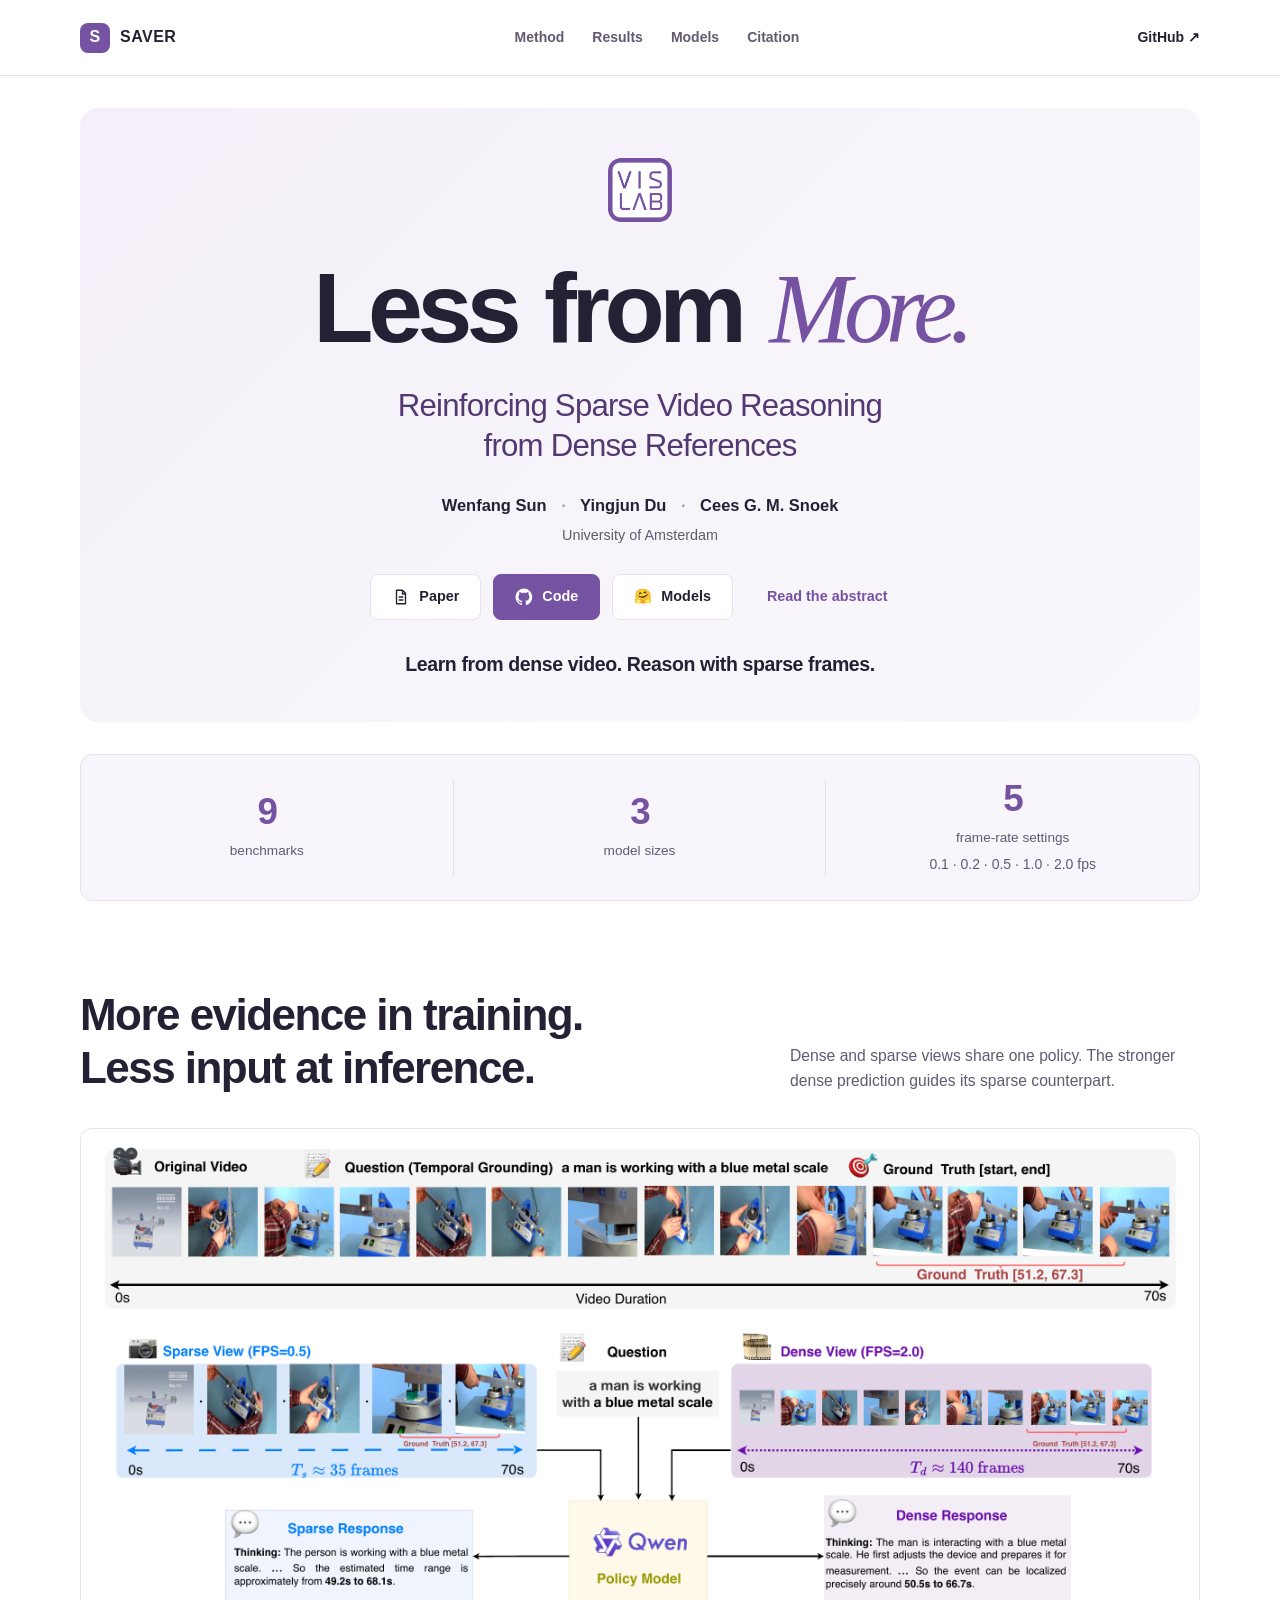
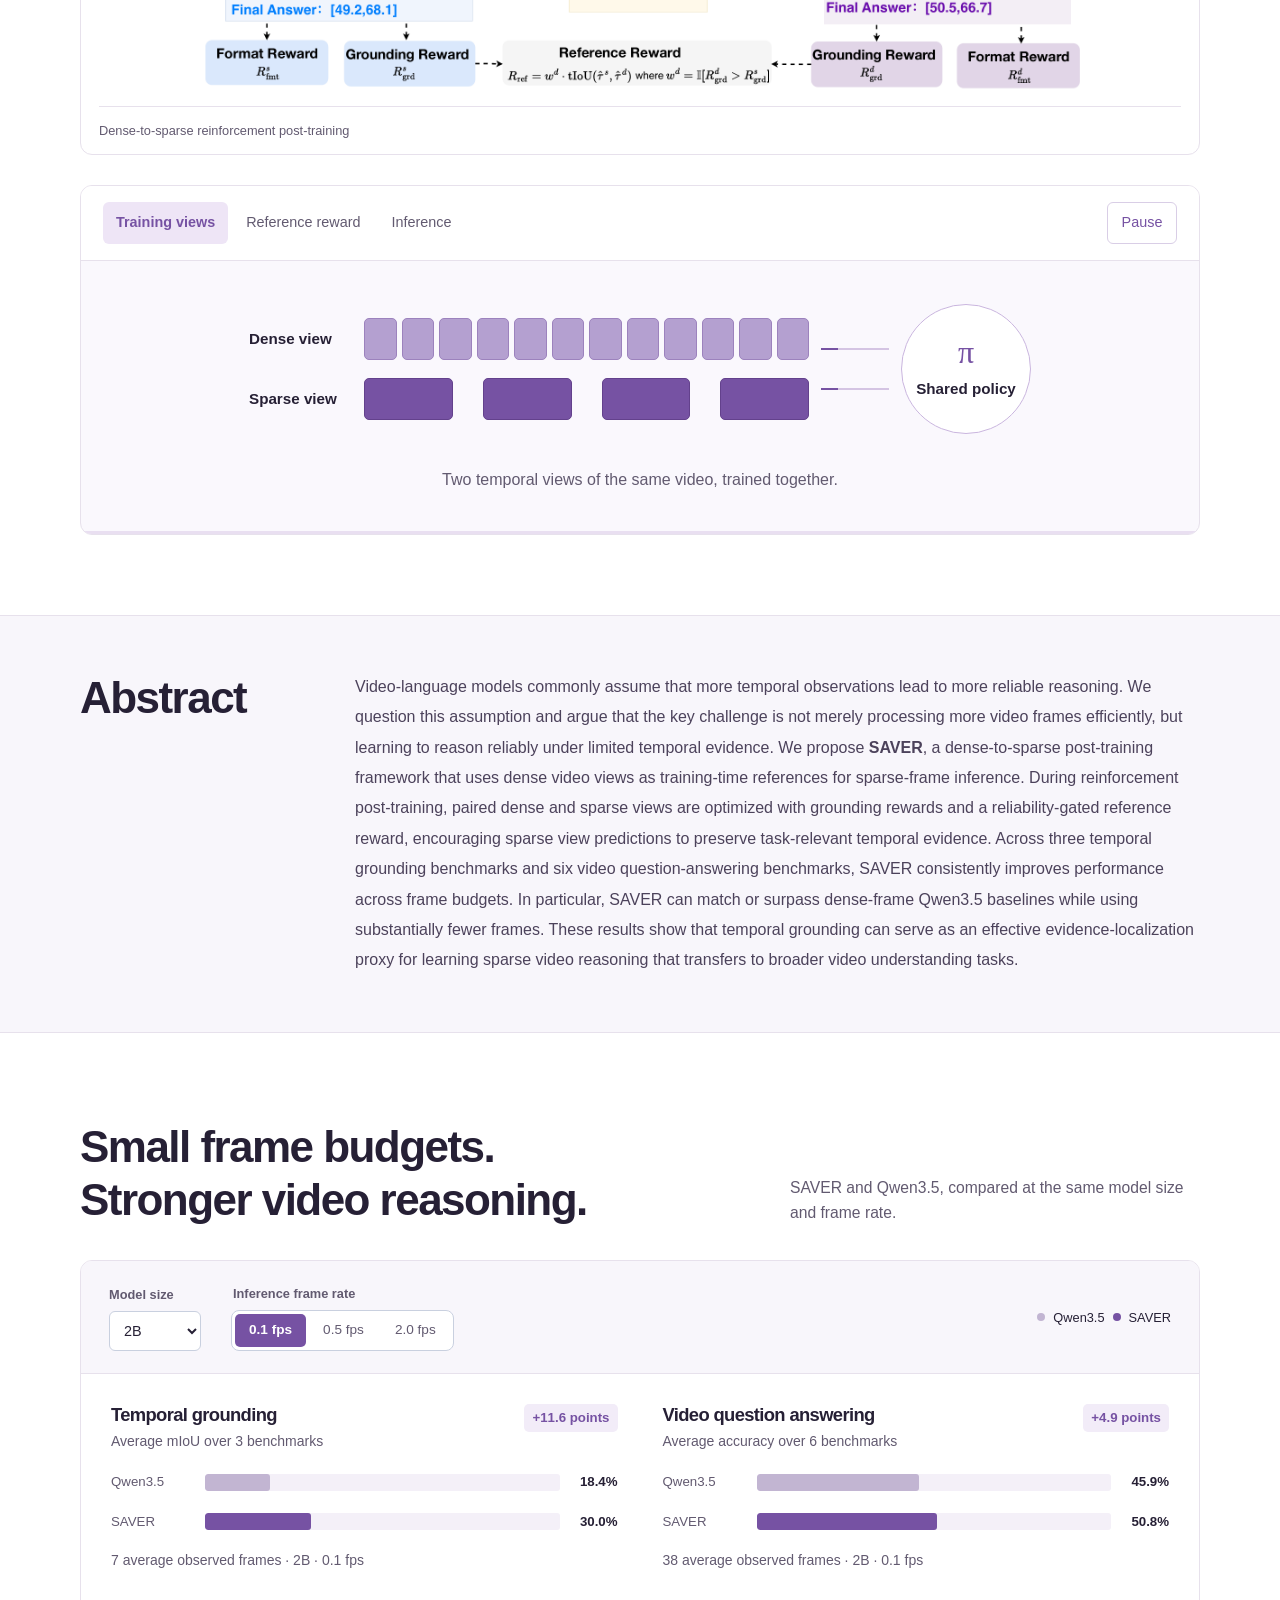
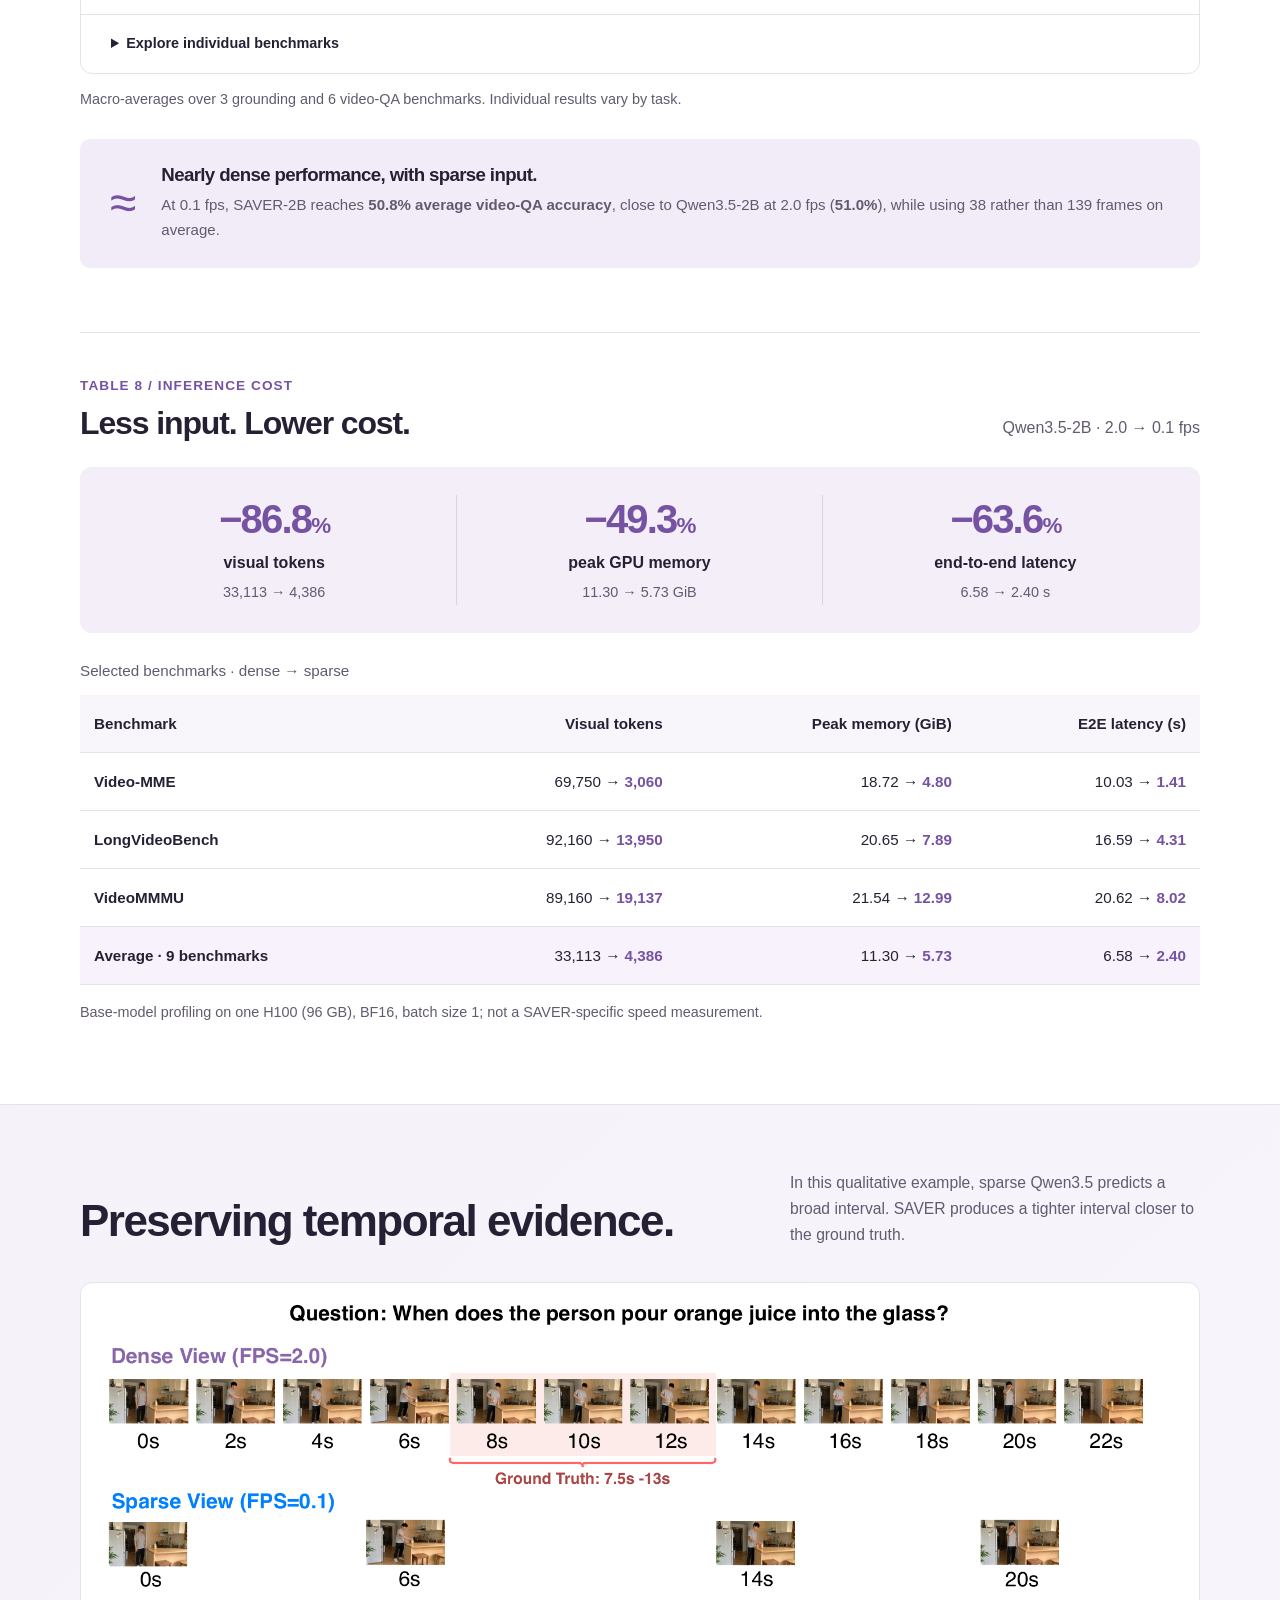
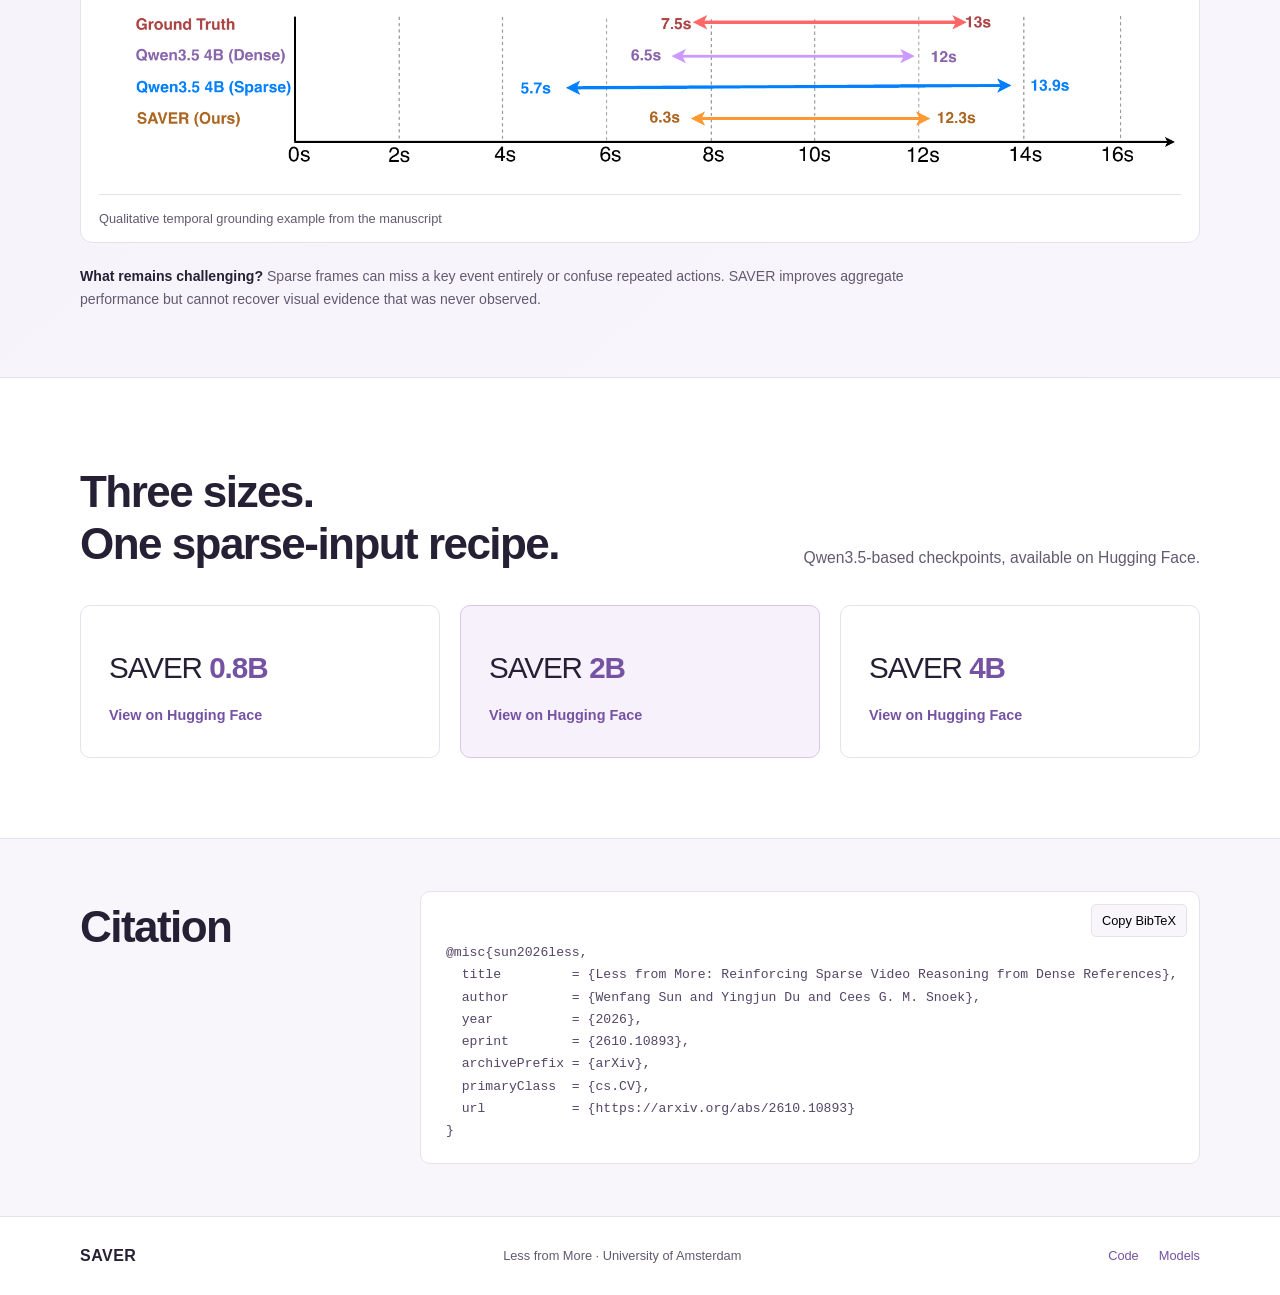
<file: index.html>
<!doctype html>
<html lang="en">
<head>
  <meta charset="utf-8">
  <meta name="viewport" content="width=device-width, initial-scale=1">
  <meta name="theme-color" content="#7652A3">
  <meta name="description" content="SAVER: Less from More. Reinforcing sparse video reasoning from dense references.">
  <meta property="og:title" content="SAVER · Less from More">
  <meta property="og:description" content="Reinforcing Sparse Video Reasoning from Dense References. A research project from the University of Amsterdam.">
  <meta property="og:type" content="website">
  <link rel="canonical" href="https://wenfangsun.cn/SAVER/">
  <link rel="icon" type="image/svg+xml" href="assets/favicon.svg?v=purple">
  <link rel="stylesheet" href="style.css?v=author-links">
  <title>SAVER · Less from More</title>
  <script src="app.js?v=animation" defer></script>
</head>
<body>
<a class="skip-link" href="#main">Skip to content</a>
<header class="site-header">
  <a class="wordmark" href="#" aria-label="SAVER home"><span class="brand-symbol" aria-hidden="true">S</span>SAVER</a>
  <nav aria-label="Main navigation"><a href="#method">Method</a><a href="#results">Results</a><a href="#models">Models</a><a href="#citation">Citation</a></nav>
  <a class="header-code" href="https://github.com/lmsdss/SAVER">GitHub <span aria-hidden="true">↗</span></a>
</header>
<main id="main">
  <section class="hero container" aria-labelledby="title">
    <a class="lab-logo" href="https://ivi.fnwi.uva.nl/vislab/" aria-label="VIS Lab website"><img src="assets/vislab-logo.png" alt="VIS Lab" width="500" height="500"></a>
    <h1 id="title">Less from <em>More.</em></h1>
    <p class="paper-title">Reinforcing Sparse Video Reasoning<br class="desktop-break"> from Dense References</p>
    <p class="authors"><a href="https://wenfangsun.cn/">Wenfang Sun</a> <span>·</span> <a href="https://yingjundu.github.io/">Yingjun Du</a> <span>·</span> <a href="https://www.ceessnoek.info/">Cees G. M. Snoek</a></p>
    <p class="affiliation">University of Amsterdam</p>
    <div class="hero-actions"><a class="button" href="https://arxiv.org/abs/2610.10893"><svg viewBox="0 0 24 24" aria-hidden="true"><path fill="none" stroke="currentColor" stroke-width="1.8" stroke-linejoin="round" d="M6 3h8l4 4v14H6V3Z M14 3v5h4 M9 12h6 M9 16h6"/></svg>Paper</a><a class="button primary" href="https://github.com/lmsdss/SAVER"><svg viewBox="0 0 24 24" aria-hidden="true"><path d="M12 .8a11.3 11.3 0 0 0-3.6 22c.6.1.8-.3.8-.5v-2c-3.3.7-4-1.4-4-1.4-.5-1.3-1.3-1.6-1.3-1.6-1.1-.8.1-.8.1-.8 1.2.1 1.8 1.2 1.8 1.2 1.1 1.8 2.8 1.3 3.5 1 .1-.8.4-1.3.7-1.6-2.6-.3-5.4-1.3-5.4-5.6 0-1.2.4-2.2 1.2-3-.1-.3-.5-1.5.1-3 0 0 1-.3 3.1 1.2a10.8 10.8 0 0 1 5.7 0C16.8 5.2 17.8 5.5 17.8 5.5c.6 1.5.2 2.7.1 3 .8.8 1.2 1.8 1.2 3 0 4.3-2.8 5.3-5.4 5.6.4.4.8 1.1.8 2.2v3c0 .3.2.6.8.5A11.3 11.3 0 0 0 12 .8Z"/></svg>Code</a><a class="button" href="https://huggingface.co/collections/lmsdss/saver-less-from-more"><span aria-hidden="true">🤗</span> Models</a><a class="button quiet" href="#abstract">Read the abstract</a></div>
    <p class="hero-summary">Learn from dense video. Reason with sparse frames.</p>

  </section>
  <section class="facts container" aria-label="Research at a glance">
    <div><strong>9</strong><p>benchmarks</p></div><div><strong>3</strong><p>model sizes</p></div><div><strong>5</strong><p>frame-rate settings</p><span class="setting-rates">0.1 · 0.2 · 0.5 · 1.0 · 2.0 fps</span></div>
  </section>
  <section id="method" class="section container">
    <div class="section-heading"><div><h2>More evidence in training.<br>Less input at inference.</h2></div><p class="section-intro">Dense and sparse views share one policy. The stronger dense prediction guides its sparse counterpart.</p></div>
    <figure class="framework figure-panel"><a href="assets/framework.png" target="_blank" rel="noopener" aria-label="Open full-resolution SAVER framework"><img src="assets/framework.png" width="2400" height="1208" alt="SAVER framework with paired sparse and dense video views, a shared Qwen policy, and format, grounding, and reliability-gated reference rewards." fetchpriority="high"></a><figcaption><span>Dense-to-sparse reinforcement post-training</span></figcaption></figure>
    <div class="method-animation" id="method-animation" data-playing="false">
      <div class="animation-toolbar"><div class="animation-tabs" role="tablist" aria-label="SAVER process"><button type="button" id="phase-tab-0" role="tab" aria-controls="phase-0" aria-selected="true" tabindex="0" data-phase="0">Training views</button><button type="button" id="phase-tab-1" role="tab" aria-controls="phase-1" aria-selected="false" tabindex="-1" data-phase="1">Reference reward</button><button type="button" id="phase-tab-2" role="tab" aria-controls="phase-2" aria-selected="false" tabindex="-1" data-phase="2">Inference</button></div><button type="button" class="animation-play" id="animation-play" aria-label="Play method animation">Play</button></div>
      <div class="animation-scene">
        <div class="animation-phase" id="phase-0" role="tabpanel" aria-labelledby="phase-tab-0"><div class="paired-diagram"><div class="video-views"><div class="video-lane dense-lane"><span>Dense view</span><div class="frame-strip" aria-hidden="true"><i style="--i:0"></i><i style="--i:1"></i><i style="--i:2"></i><i style="--i:3"></i><i style="--i:4"></i><i style="--i:5"></i><i style="--i:6"></i><i style="--i:7"></i><i style="--i:8"></i><i style="--i:9"></i><i style="--i:10"></i><i style="--i:11"></i></div></div><div class="video-lane sparse-lane"><span>Sparse view</span><div class="frame-strip sparse-strip" aria-hidden="true"><i style="--i:0"></i><i style="--i:1"></i><i style="--i:2"></i><i style="--i:3"></i></div></div></div><div class="flow-connector" aria-hidden="true"><span></span><span></span></div><div class="policy-node"><span class="policy-monogram">π</span><strong>Shared policy</strong></div></div><p class="animation-caption">Two temporal views of the same video, trained together.</p></div>
        <div class="animation-phase" id="phase-1" role="tabpanel" aria-labelledby="phase-tab-1" hidden><div class="reward-diagram"><div class="intervals"><div><span>Dense interval</span><div class="interval-track"><i class="dense-interval"></i></div></div><div><span>Sparse interval</span><div class="interval-track"><i class="sparse-interval"></i></div></div></div><div class="gate-node"><span class="gate-label">Reference gate</span><strong>R<sub>grd</sub><sup>d</sup> &gt; R<sub>grd</sub><sup>s</sup></strong><span class="reward-label">Reward interval agreement</span></div></div><p class="animation-caption">Align with the dense prediction only when its grounding reward is higher.</p></div>
        <div class="animation-phase" id="phase-2" role="tabpanel" aria-labelledby="phase-tab-2" hidden><div class="inference-diagram"><div class="inference-input"><span>Sparse frames</span><div class="frame-strip sparse-strip" aria-hidden="true"><i style="--i:0"></i><i style="--i:1"></i><i style="--i:2"></i><i style="--i:3"></i></div></div><div class="single-flow" aria-hidden="true"></div><div class="policy-node"><span class="policy-monogram">S</span><strong>SAVER</strong></div><div class="single-flow" aria-hidden="true"></div><div class="answer-node"><span class="answer-symbol" aria-hidden="true">…</span><strong>Prediction</strong></div></div><p class="animation-caption">At inference, only sparse frames are needed.</p></div>
      </div><div class="animation-progress" aria-hidden="true"><i></i></div>
    </div>
  </section>
  <section id="abstract" class="abstract-band"><div class="container abstract-grid"><div><h2>Abstract</h2></div><p>Video-language models commonly assume that more temporal observations lead to more reliable reasoning. We question this assumption and argue that the key challenge is not merely processing more video frames efficiently, but learning to reason reliably under limited temporal evidence. We propose <strong>SAVER</strong>, a dense-to-sparse post-training framework that uses dense video views as training-time references for sparse-frame inference. During reinforcement post-training, paired dense and sparse views are optimized with grounding rewards and a reliability-gated reference reward, encouraging sparse view predictions to preserve task-relevant temporal evidence. Across three temporal grounding benchmarks and six video question-answering benchmarks, SAVER consistently improves performance across frame budgets. In particular, SAVER can match or surpass dense-frame Qwen3.5 baselines while using substantially fewer frames. These results show that temporal grounding can serve as an effective evidence-localization proxy for learning sparse video reasoning that transfers to broader video understanding tasks.</p></div></section>
  <section id="results" class="section container">
    <div class="section-heading"><div><h2>Small frame budgets.<br>Stronger video reasoning.</h2></div><p class="section-intro">SAVER and Qwen3.5, compared at the same model size and frame rate.</p></div>
    <div class="results-panel"><div class="results-controls"><div class="field"><label for="model-size">Model size</label><select id="model-size"><option>0.8B</option><option selected>2B</option><option>4B</option></select></div><fieldset><legend>Inference frame rate</legend><div class="segmented"><button type="button" data-fps="0.1" aria-pressed="true">0.1 fps</button><button type="button" data-fps="0.5" aria-pressed="false">0.5 fps</button><button type="button" data-fps="2" aria-pressed="false">2.0 fps</button></div></fieldset><p class="legend"><span class="dot baseline"></span> Qwen3.5 <span class="dot saver"></span> SAVER</p></div>
    <div id="result-summary" aria-live="polite" aria-atomic="true"><p class="loading">Loading benchmark results…</p></div>
    <noscript><p class="noscript">For 2B at 0.1 fps, SAVER reaches 30.0% average grounding mIoU versus Qwen3.5’s 18.4%, and 50.8% average QA accuracy versus 45.9%. Enable JavaScript to explore all model sizes and frame rates, or <a href="results.json">download the complete result data</a>.</p></noscript>
    <details class="benchmark-details"><summary>Explore individual benchmarks</summary><div id="benchmark-tables"></div></details></div>
    <p class="results-note">Macro-averages over 3 grounding and 6 video-QA benchmarks. Individual results vary by task.</p>
    <div class="takeaway"><span class="takeaway-mark" aria-hidden="true">≈</span><div><h3>Nearly dense performance, with sparse input.</h3><p>At 0.1 fps, SAVER-2B reaches <strong>50.8% average video-QA accuracy</strong>, close to Qwen3.5-2B at 2.0 fps (<strong>51.0%</strong>), while using 38 rather than 139 frames on average.</p></div></div>

    <section class="efficiency" aria-labelledby="efficiency-title">
      <div class="efficiency-heading"><div><p class="eyebrow">TABLE 8 / INFERENCE COST</p><h3 id="efficiency-title">Less input. Lower cost.</h3></div><p>Qwen3.5-2B · 2.0 → 0.1 fps</p></div>
      <div class="efficiency-metrics"><div><strong>−86.8<span>%</span></strong><p>visual tokens</p><span>33,113 → 4,386</span></div><div><strong>−49.3<span>%</span></strong><p>peak GPU memory</p><span>11.30 → 5.73 GiB</span></div><div><strong>−63.6<span>%</span></strong><p>end-to-end latency</p><span>6.58 → 2.40 s</span></div></div>
      <div class="table-scroll" tabindex="0" role="region" aria-label="Selected efficiency results from Table 8"><table class="efficiency-table"><caption>Selected benchmarks · dense → sparse</caption><thead><tr><th scope="col">Benchmark</th><th scope="col">Visual tokens</th><th scope="col">Peak memory (GiB)</th><th scope="col">E2E latency (s)</th></tr></thead><tbody>
        <tr><th scope="row">Video-MME</th><td>69,750 → <strong>3,060</strong></td><td>18.72 → <strong>4.80</strong></td><td>10.03 → <strong>1.41</strong></td></tr>
        <tr><th scope="row">LongVideoBench</th><td>92,160 → <strong>13,950</strong></td><td>20.65 → <strong>7.89</strong></td><td>16.59 → <strong>4.31</strong></td></tr>
        <tr><th scope="row">VideoMMMU</th><td>89,160 → <strong>19,137</strong></td><td>21.54 → <strong>12.99</strong></td><td>20.62 → <strong>8.02</strong></td></tr>
        <tr class="average"><th scope="row">Average · 9 benchmarks</th><td>33,113 → <strong>4,386</strong></td><td>11.30 → <strong>5.73</strong></td><td>6.58 → <strong>2.40</strong></td></tr>
      </tbody></table></div>
      <p class="efficiency-note">Base-model profiling on one H100 (96 GB), BF16, batch size 1; not a SAVER-specific speed measurement.</p>
    </section>
  </section>
  <section id="examples" class="example-band"><div class="container"><div class="section-heading"><div><h2>Preserving temporal evidence.</h2></div><p class="section-intro">In this qualitative example, sparse Qwen3.5 predicts a broad interval. SAVER produces a tighter interval closer to the ground truth.</p></div><figure class="figure-panel"><a href="assets/grounding-example.png" target="_blank" rel="noopener" aria-label="Open full-resolution temporal grounding example"><img src="assets/grounding-example.png" width="1900" height="841" loading="lazy" alt="Pouring orange juice example: ground truth 7.5 to 13 seconds, sparse Qwen3.5 prediction 5.7 to 13.9 seconds, SAVER prediction 6.3 to 12.3 seconds."></a><figcaption><span>Qualitative temporal grounding example from the manuscript</span></figcaption></figure><p class="limitations"><strong>What remains challenging?</strong> Sparse frames can miss a key event entirely or confuse repeated actions. SAVER improves aggregate performance but cannot recover visual evidence that was never observed.</p></div></section>
  <section id="models" class="section container"><div class="section-heading"><div><h2>Three sizes.<br>One sparse-input recipe.</h2></div><p class="section-intro">Qwen3.5-based checkpoints, available on Hugging Face.</p></div><div class="model-grid"><a href="https://huggingface.co/lmsdss/SAVER-0.8B" class="model-card"><h3>SAVER <strong>0.8B</strong></h3><span class="model-link">View on Hugging Face</span></a><a href="https://huggingface.co/lmsdss/SAVER-2B" class="model-card featured"><h3>SAVER <strong>2B</strong></h3><span class="model-link">View on Hugging Face</span></a><a href="https://huggingface.co/lmsdss/SAVER-4B" class="model-card"><h3>SAVER <strong>4B</strong></h3><span class="model-link">View on Hugging Face</span></a></div></section>
  <section id="citation" class="citation-band"><div class="container citation-grid"><div><h2>Citation</h2></div><div class="citation-code"><button id="copy-citation" type="button">Copy BibTeX</button><pre><code id="bibtex">@misc{sun2026less,
  title         = {Less from More: Reinforcing Sparse Video Reasoning from Dense References},
  author        = {Wenfang Sun and Yingjun Du and Cees G. M. Snoek},
  year          = {2026},
  eprint        = {2610.10893},
  archivePrefix = {arXiv},
  primaryClass  = {cs.CV},
  url           = {https://arxiv.org/abs/2610.10893}
}</code></pre><p id="copy-status" role="status"></p></div></div></section>
</main>
<footer class="container"><a class="wordmark" href="#">SAVER</a><p>Less from More · University of Amsterdam</p><div><a href="https://github.com/lmsdss/SAVER">Code</a><a href="https://huggingface.co/collections/lmsdss/saver-less-from-more">Models</a></div></footer>
</body>
</html>
</file>
<file: style.css>
:root{--ink:#262035;--muted:#625a70;--blue:#7652A3;--purple:#7652A3;--line:#e7e1ec;--soft:#f8f6fb;--max:1120px}*{box-sizing:border-box}html{scroll-behavior:smooth;scroll-padding-top:88px}body{margin:0;color:var(--ink);background:#fff;font-family:Inter,-apple-system,BlinkMacSystemFont,"Segoe UI",sans-serif;font-size:16px;line-height:1.65}a{color:var(--blue);text-decoration:none}a:hover{text-decoration:underline}button,select{font:inherit}button,a,select{-webkit-tap-highlight-color:transparent}:focus-visible{outline:3px solid var(--purple);outline-offset:5px}img{max-width:100%;height:auto;display:block}h1,h2,h3,p,figure{margin:0}h1,h2,h3{line-height:1.15;letter-spacing:-.035em}.container{width:min(var(--max),calc(100% - 64px));margin-inline:auto}.skip-link{position:fixed;top:-100px;left:20px;background:white;padding:10px;z-index:100}.skip-link:focus{top:10px}.site-header{height:76px;position:sticky;top:0;z-index:10;border-bottom:1px solid var(--line);background:#fffffff2;backdrop-filter:blur(16px);display:flex;align-items:center;justify-content:space-between;padding:0 max(32px,calc((100vw - var(--max))/2))}.wordmark{display:flex;gap:10px;align-items:center;font-weight:800;letter-spacing:.03em;color:var(--ink)}.brand-symbol{display:grid;place-items:center;width:30px;height:30px;color:white;background:var(--blue);border-radius:8px;font-weight:700}.site-header nav{display:flex;gap:28px}.site-header nav a,.header-code{color:var(--muted);font-size:.875rem;font-weight:600}.header-code{color:var(--ink)}.hero{text-align:center;padding-top:64px;padding-bottom:44px}.eyebrow{font-size:.75rem;letter-spacing:.12em;font-weight:700;color:var(--blue)}.mini-film{margin-right:6px}.project-name{font-size:1rem;letter-spacing:.32em;font-weight:750;color:var(--blue);margin-top:29px;margin-bottom:9px}.hero h1{font-size:clamp(3.5rem,7.7vw,6.75rem);font-weight:650;letter-spacing:-.055em;word-spacing:.06em}.hero h1 em{font-family:Georgia,"Times New Roman",serif;font-weight:400;color:var(--blue);letter-spacing:-.075em}.paper-title{font-size:clamp(1.3rem,2.6vw,1.95rem);font-weight:500;line-height:1.3;letter-spacing:-.025em;margin-top:20px}.authors{margin-top:25px;font-size:1.03rem;font-weight:550}.authors span{padding:0 10px;color:#98a1b3}.authors sup{color:var(--muted);font-size:.7em}.affiliation{color:var(--muted);font-size:.9rem;margin-top:5px}.affiliation span{margin:0 8px;color:#b8bfce}.affiliation small{font-size:.8rem}.hero-actions{display:flex;justify-content:center;gap:12px;flex-wrap:wrap;margin:26px 0 28px}.button{display:inline-flex;align-items:center;gap:9px;padding:10px 21px;border:1px solid var(--line);border-radius:8px;color:var(--ink);font-weight:600;font-size:.9rem;background:white;transition:transform .15s,box-shadow .15s}.button:hover{transform:translateY(-2px);text-decoration:none;box-shadow:0 6px 16px #19264712}.button.primary{background:var(--ink);border-color:var(--ink);color:white}.button svg{width:18px;height:18px;fill:currentColor}.button.quiet{border-color:transparent;color:var(--blue);background:var(--soft)}.hero-summary{font-size:1.22rem;font-weight:650;letter-spacing:-.02em}.hero-description{color:var(--muted);font-size:.98rem;margin-top:7px}.facts{display:grid;grid-template-columns:repeat(3,1fr);border:1px solid var(--line);border-radius:12px;overflow:hidden;background:linear-gradient(105deg,#f8f5fc,#f8f5fc);padding:24px 0}.facts>div{text-align:center;border-right:1px solid var(--line);padding:0 14px}.facts>div:last-child{border:0}.facts strong{font-size:2.3rem;letter-spacing:-.05em;line-height:1.1;font-weight:650;color:var(--blue)}.facts strong span{font-size:1.4rem}.facts p{color:var(--muted);font-size:.85rem;margin-top:8px}.fact-note{font-size:.9rem;color:var(--muted);line-height:1.6;margin-top:12px}.section{padding-top:88px;padding-bottom:80px}.section-heading{display:flex;justify-content:space-between;align-items:flex-end;gap:55px;margin-bottom:34px}h2{font-size:clamp(1.9rem,3.5vw,2.75rem);font-weight:600;line-height:1.2}.section-heading h2{margin-top:0}.section-intro{max-width:410px;color:var(--muted);font-size:.98rem}.figure-panel{border:1px solid var(--line);border-radius:12px;overflow:hidden;background:white;padding:18px 18px 0}.figure-panel>a{display:block}.figure-panel figcaption{border-top:1px solid var(--line);padding:13px 0;color:var(--muted);font-size:.8rem;display:flex;justify-content:space-between;gap:16px;margin-top:14px}.figure-hint{white-space:nowrap;color:var(--blue)}.method-steps{display:grid;grid-template-columns:repeat(3,1fr);gap:38px;margin-top:35px}.step-number{font-size:.85rem;color:var(--blue);font-weight:650}.method-steps h3{font-size:1.25rem;margin:9px 0 12px;font-weight:600}.method-steps p{font-size:.94rem;color:var(--muted)}.abstract-band{background:var(--soft);padding:56px 0;border-block:1px solid var(--line)}.abstract-grid{display:grid;grid-template-columns:230px 1fr;gap:45px}.abstract-grid h2{margin-top:0}.abstract-grid>p{color:#4c425b;font-size:1rem;line-height:1.9}.results-panel{border:1px solid var(--line);border-radius:12px;background:white;overflow:hidden}.results-controls{display:flex;align-items:center;gap:30px;flex-wrap:wrap;padding:22px 28px;background:var(--soft);border-bottom:1px solid var(--line)}.field{display:flex;flex-direction:column;gap:6px}.field label,legend{font-size:.8rem;font-weight:650;color:var(--muted)}select{border:1px solid #c9d0df;color:var(--ink);border-radius:6px;background:white;padding:5px 30px 5px 10px;font-size:.9rem;min-height:40px}fieldset{border:0;padding:0;margin:0}legend{margin-bottom:6px}.segmented{display:flex;background:white;padding:3px;border:1px solid #c9d0df;border-radius:8px;gap:3px}.segmented button{border:0;border-radius:5px;background:transparent;color:var(--muted);padding:5px 14px;min-height:32px;font-size:.85rem;cursor:pointer;white-space:nowrap}.segmented button[aria-pressed=true]{background:var(--blue);color:white;font-weight:650}.legend{margin-left:auto;font-size:.8rem;display:flex;align-items:center;gap:8px}.dot{width:8px;height:8px;border-radius:50%;display:inline-block}.baseline{background:#c2b5d2}.saver{background:var(--blue)}#result-summary{padding:30px;min-height:240px}.summary-grid{display:grid;grid-template-columns:1fr 1fr;gap:45px}.metric-top{display:flex;align-items:flex-start;justify-content:space-between;gap:15px}.metric-top h3{font-size:1.15rem;font-weight:650}.metric-subtitle{font-size:.8rem;color:var(--muted);margin-top:5px}.gain{color:var(--blue);font-size:.83rem;font-weight:650;white-space:nowrap;background:#f2ecf8;border-radius:5px;padding:3px 8px}.bar-item{display:grid;grid-template-columns:82px 1fr 46px;gap:12px;align-items:center;margin-top:18px;font-size:.83rem}.bar-label{color:var(--muted)}.bar-value{font-weight:650;font-variant-numeric:tabular-nums;text-align:right}.bar-track{height:17px;background:#f4f0f8;overflow:hidden;border-radius:3px}.bar-fill{height:100%;background:#c2b5d2;border-radius:3px;transition:width .25s}.bar-fill.saver{background:var(--blue)}.frame-meta{font-size:.8rem;color:var(--muted);margin-top:16px}.benchmark-details{border-top:1px solid var(--line)}summary{cursor:pointer;padding:17px 30px;font-size:.9rem;font-weight:600;color:var(--ink)}#benchmark-tables{padding:0 30px 25px}.table-scroll{overflow-x:auto;margin-top:8px}.benchmark-table{border-collapse:collapse;width:100%;font-size:.85rem;font-variant-numeric:tabular-nums;min-width:480px}.benchmark-table caption{text-align:left;font-weight:650;padding:10px 0}.benchmark-table th{font-weight:600;background:var(--soft);text-align:right}.benchmark-table td,.benchmark-table th{padding:10px 12px;border-bottom:1px solid var(--line);white-space:nowrap}.benchmark-table td{text-align:right}.benchmark-table td:first-child,.benchmark-table th:first-child{text-align:left}.benchmark-table .ours{color:var(--blue);font-weight:650}.negative{color:#95583f}.results-note{font-size:.9rem;color:var(--muted);margin-top:14px}.takeaway{display:flex;align-items:center;gap:25px;margin-top:28px;background:#f2ecf8;padding:25px 30px;border-radius:10px}.takeaway-mark{color:var(--blue);font-size:3rem;line-height:1}.takeaway h3{font-size:1.17rem;font-weight:650}.takeaway p{margin-top:7px;color:var(--muted);font-size:.94rem}.example-band{background:linear-gradient(140deg,#f6f2fa,#f8f5fc);padding:65px 0;border-block:1px solid var(--line)}.limitations{color:var(--muted);font-size:.88rem;margin-top:22px;max-width:870px}.limitations strong{color:var(--ink)}.model-grid{display:grid;grid-template-columns:repeat(3,1fr);gap:20px}.model-card{border:1px solid var(--line);border-radius:10px;padding:28px;color:var(--ink);transition:border-color .15s,transform .15s}.model-card:hover{border-color:var(--blue);transform:translateY(-3px);text-decoration:none}.model-card.featured{background:#f6f1fb;border-color:#d8c9ea}.model-label{font-size:.7rem;letter-spacing:.12em;color:var(--muted);font-weight:650}.model-card h3{font-size:1.85rem;line-height:1.5;font-weight:450;margin:12px 0}.model-card strong{color:var(--blue);font-weight:600}.model-link{font-size:.85rem;color:var(--blue);font-weight:600}.quickstart{display:grid;grid-template-columns:1fr 1.4fr;gap:35px;padding-top:35px;margin-top:35px;border-top:1px solid var(--line);align-items:center}.quickstart h3{font-size:1.2rem;font-weight:650}.quickstart p,.quickstart a{font-size:.88rem}.quickstart p{color:var(--muted);margin:10px 0}.quickstart pre{background:var(--ink);color:#efe6fa;padding:25px;border-radius:8px;margin:0;overflow-x:auto;max-width:100%;font-size:.85rem}pre{font-family:ui-monospace,SFMono-Regular,Consolas,monospace;line-height:1.7}.release-note{font-size:.8rem;color:var(--muted);margin-top:20px}.citation-band{padding:52px 0;background:var(--soft);border-block:1px solid var(--line)}.citation-grid{display:grid;grid-template-columns:300px 1fr;gap:40px}.citation-grid h2{margin-top:10px}.citation-grid>div>p{color:var(--muted);font-size:.85rem;margin-top:12px}.citation-code{position:relative;min-width:0;background:white;border:1px solid var(--line);border-radius:10px}.citation-code pre{padding:50px 25px 20px;margin:0;overflow-x:auto;font-size:.82rem;color:#544567}.citation-code button{position:absolute;top:12px;right:12px;border:1px solid var(--line);border-radius:5px;background:var(--soft);padding:5px 10px;font-size:.8rem;cursor:pointer}.citation-code #copy-status{font-size:.8rem;color:var(--blue);padding:0 25px;min-height:0;margin:0}.citation-code #copy-status:not(:empty){padding-bottom:12px}footer{display:flex;align-items:center;justify-content:space-between;gap:20px;padding-top:26px;padding-bottom:26px}footer p,footer div{font-size:.8rem;color:var(--muted)}footer div{display:flex;gap:20px}.loading,.noscript{padding:20px;color:var(--muted)}
@media(max-width:850px){.site-header nav{gap:16px}.section-heading{gap:30px}.section-intro{max-width:330px}.abstract-grid{grid-template-columns:160px 1fr;gap:25px}.citation-grid{grid-template-columns:220px 1fr;gap:25px}.legend{margin-left:0}.quickstart{grid-template-columns:1fr}.model-card{padding:20px}.model-card h3{font-size:1.5rem}}
@media(max-width:620px){html{scroll-padding-top:95px}.container{width:calc(100% - 36px)}.site-header{height:auto;min-height:80px;padding:12px 18px;flex-wrap:wrap;gap:10px}.site-header nav{order:3;width:100%;justify-content:center;gap:25px}.site-header nav a{font-size:.8rem}.brand-symbol{width:25px;height:25px}.hero{padding-top:36px;padding-bottom:30px}.hero .eyebrow{font-size:.65rem;letter-spacing:.09em}.project-name{margin-top:23px}.paper-title{font-size:1.3rem}.authors{font-size:.9rem;line-height:1.9;margin-top:20px}.authors span{padding:0 3px}.affiliation{font-size:.8rem}.affiliation small{font-size:.72rem}.hero-actions{gap:7px}.button{padding:9px 14px;font-size:.83rem}.hero-summary{font-size:1.08rem}.hero-description{font-size:.88rem}.desktop-break{display:none}.facts{grid-template-columns:repeat(3,1fr);padding:0}.facts>div{padding:20px 5px}.facts>div:last-child{border-right:0}.facts strong{font-size:2rem}.facts p{font-size:.8rem;line-height:1.4}.fact-note{font-size:.85rem}.section{padding-top:54px;padding-bottom:50px}.section-heading{display:block;margin-bottom:24px}.section-intro{margin-top:18px;max-width:100%;font-size:.93rem}.method-steps{grid-template-columns:1fr;gap:24px}.method-steps article{padding-bottom:22px;border-bottom:1px solid var(--line)}.method-steps article:last-child{border:0;padding-bottom:0}.figure-panel{padding:8px 8px 0;border-radius:8px}.figure-panel figcaption{font-size:.7rem;gap:8px;padding:10px 0}.figure-hint{display:none}.abstract-band{padding:35px 0}.abstract-grid,.citation-grid{grid-template-columns:1fr;gap:22px}.abstract-grid>p{font-size:.95rem;line-height:1.85}.results-controls{padding:18px;gap:15px}.legend{width:100%;margin-top:5px}.segmented button{padding-inline:10px}#result-summary{padding:22px 18px}.summary-grid{grid-template-columns:1fr;gap:32px}.metric-top h3{font-size:1.06rem}.metric-top{gap:8px}.gain{font-size:.73rem}.bar-item{grid-template-columns:75px 1fr 42px;gap:8px}.benchmark-details summary{padding:16px 18px}#benchmark-tables{padding:0 18px 20px}.takeaway{padding:20px;gap:16px;align-items:flex-start}.takeaway-mark{font-size:2rem}.takeaway h3{font-size:1.1rem}.takeaway p{font-size:.88rem}.example-band{padding:45px 0}.model-grid{grid-template-columns:1fr;gap:12px}.model-card{padding:22px}.model-card h3{margin:8px 0}.quickstart{gap:20px;margin-top:25px;padding-top:25px}.quickstart pre{font-size:.75rem;padding:18px}.citation-band{padding:35px 0}.citation-code pre{font-size:.72rem;padding-inline:16px}footer{flex-wrap:wrap;gap:14px}footer p{order:3;width:100%;font-size:.75rem}.eyebrow{font-size:.72rem}}
@media(prefers-reduced-motion:reduce){html{scroll-behavior:auto}*,*::before,*::after{transition:none!important}}

/* Match the manuscript title template: accent #7652A3, pale purple surfaces. */
.hero{background:linear-gradient(135deg,#f4eff8,#faf8fc);border-radius:18px;margin-top:32px;padding:50px 28px 42px}.hero h1 em{color:var(--blue)}.hero .paper-title{color:#533971}.hero-actions .primary{background:var(--blue);border-color:var(--blue)}.facts{margin-top:32px}.section-heading .eyebrow:empty{display:none}.section-heading h2{margin-top:0}.efficiency{margin-top:64px;padding-top:42px;border-top:1px solid var(--line)}.efficiency-heading{display:flex;align-items:flex-end;justify-content:space-between;gap:20px;margin-bottom:25px}.efficiency-heading h3{font-size:2rem;font-weight:600;margin-top:8px}.efficiency-heading>p{color:var(--muted);font-size:1rem}.efficiency .eyebrow{font-size:.85rem;letter-spacing:.08em}.efficiency-metrics{display:grid;grid-template-columns:repeat(3,1fr);background:#f4eef9;border-radius:12px;padding:28px 12px;margin-bottom:25px}.efficiency-metrics>div{text-align:center;border-right:1px solid #ddd1e9}.efficiency-metrics>div:last-child{border:0}.efficiency-metrics strong{color:var(--blue);font-size:2.5rem;letter-spacing:-.045em;line-height:1.2}.efficiency-metrics strong span{font-size:1.4rem}.efficiency-metrics p{font-size:1rem;font-weight:600;margin-top:7px}.efficiency-metrics>div>span{font-size:.9rem;color:var(--muted);display:block;margin-top:5px}.efficiency-table{border-collapse:collapse;width:100%;font-size:.95rem;min-width:730px;font-variant-numeric:tabular-nums}.efficiency-table caption{text-align:left;font-size:.95rem;color:var(--muted);padding:0 0 12px}.efficiency-table th,.efficiency-table td{text-align:right;padding:16px 14px;border-bottom:1px solid var(--line);white-space:nowrap}.efficiency-table th:first-child{text-align:left}.efficiency-table thead{background:var(--soft)}.efficiency-table strong{color:var(--blue)}.efficiency-table .average{background:#f7f2fb}.efficiency-note{font-size:.9rem;color:var(--muted);margin-top:16px;line-height:1.6}.metric-subtitle,.frame-meta{font-size:.875rem}.model-link{font-size:.9rem}
@media(max-width:620px){.hero{margin-top:18px;padding:35px 18px 30px;border-radius:12px}.hero h1{font-size:clamp(2.9rem,12vw,4rem)}.facts strong{font-size:1.8rem}.facts strong span{font-size:1rem}.efficiency{margin-top:40px;padding-top:30px}.efficiency-heading{display:block}.efficiency-heading h3{font-size:1.65rem}.efficiency-heading>p{margin-top:10px;font-size:.95rem}.efficiency-metrics{grid-template-columns:1fr;padding:0 22px}.efficiency-metrics>div{padding:20px 0;border-right:0;border-bottom:1px solid #ddd1e9;display:grid;grid-template-columns:1fr 1fr;text-align:left;align-items:center;column-gap:12px}.efficiency-metrics strong{font-size:2.1rem;grid-row:span 2}.efficiency-metrics p{font-size:.9rem;margin-top:0}.efficiency-metrics>div>span{font-size:.85rem}.efficiency-note{font-size:.85rem}}

.lab-logo{display:inline-block;width:64px;border-radius:13px;overflow:hidden;transition:opacity .15s}.lab-logo:hover{opacity:.8}.lab-logo img{width:64px;height:64px}.hero .project-name{margin-top:18px}.setting-rates{display:block;font-size:.875rem;color:var(--muted);margin-top:3px}.facts>div{display:flex;flex-direction:column;justify-content:center}.facts{align-items:stretch}
@media(max-width:620px){.lab-logo,.lab-logo img{width:52px;height:52px}.setting-rates{font-size:.75rem;line-height:1.5}.facts p{font-size:.8rem}.facts>div{padding:18px 6px}}

.hero .lab-logo{margin-bottom:22px}

.setting-rates{max-width:100%;padding-inline:8px}.segmented{flex-wrap:wrap}.results-controls fieldset{min-width:0}@media(max-width:620px){.segmented button{padding-inline:8px}.setting-rates{font-size:.75rem}}

.method-animation{margin-top:30px;border:1px solid var(--line);border-radius:12px;overflow:hidden;background:#faf8fd}.animation-toolbar{display:flex;justify-content:space-between;gap:20px;padding:16px 22px;border-bottom:1px solid var(--line);background:white}.animation-tabs{display:flex;gap:5px;flex-wrap:wrap}.animation-tabs button,.animation-play{border:0;background:transparent;color:var(--muted);border-radius:6px;padding:8px 13px;font-size:.9rem;cursor:pointer}.animation-tabs button[aria-selected=true]{background:#eee5f6;color:var(--blue);font-weight:650}.animation-play{border:1px solid #d9cee6;min-width:70px;color:var(--blue);align-self:center}.animation-scene{min-height:270px;padding:38px 36px 25px}.animation-phase:not([hidden]){animation:phase-reveal .45s ease both}.paired-diagram,.reward-diagram,.inference-diagram{display:flex;align-items:center;justify-content:center;gap:0;min-height:140px}.video-views{width:58%;max-width:560px}.video-lane{display:flex;align-items:center;gap:20px;margin:18px 0}.video-lane>span{width:95px;font-size:.95rem;font-weight:550;flex-shrink:0}.frame-strip{display:grid;grid-template-columns:repeat(12,1fr);gap:5px;width:100%;height:42px}.frame-strip i{display:block;background:#b4a0d0;border:1px solid #9c82bd;border-radius:5px;animation:frame-pulse 3s ease-in-out infinite;animation-delay:calc(var(--i)*.11s)}.sparse-strip{grid-template-columns:repeat(4,1fr);gap:30px}.sparse-strip i{background:var(--blue);border-color:#63418c}.flow-connector{width:92px;align-self:stretch;display:flex;flex-direction:column;justify-content:center;gap:38px;padding:0 12px}.flow-connector span,.single-flow{height:2px;background:#d4c4e3;position:relative;overflow:hidden}.flow-connector span:after,.single-flow:after{content:"";position:absolute;width:25%;height:100%;background:var(--blue);animation:signal-flow 2s linear infinite}.policy-node{min-width:130px;min-height:130px;border:1px solid #c9b5de;border-radius:50%;background:white;display:flex;align-items:center;justify-content:center;flex-direction:column;gap:8px}.policy-monogram{font-family:Georgia,serif;font-size:2rem;color:var(--blue);line-height:1}.policy-node strong,.answer-node strong{font-size:.95rem;font-weight:600}.animation-caption{text-align:center;font-size:1rem;color:var(--muted);margin-top:28px}.intervals{width:55%;max-width:520px;padding-right:42px}.intervals>div{display:grid;grid-template-columns:105px 1fr;align-items:center;gap:18px;margin:22px 0}.intervals span{font-size:.9rem}.interval-track{height:28px;background:#ece6f3;border-radius:5px;position:relative;overflow:hidden}.interval-track i{display:block;height:100%;position:absolute;border-radius:4px}.dense-interval{background:#b4a0d0;left:28%;width:40%}.sparse-interval{background:var(--blue);left:8%;width:78%;animation:interval-align 4.2s ease-in-out infinite}.gate-node{background:white;border:1px solid #c9b5de;border-radius:12px;padding:22px 26px;display:flex;flex-direction:column;gap:10px;align-items:center}.gate-label{font-size:.9rem;color:var(--muted)}.gate-node strong{font-family:Georgia,serif;font-size:1.8rem;font-weight:500;color:var(--blue)}.gate-node sub,.gate-node sup{font-size:.6em}.reward-label{font-size:.9rem;color:var(--blue)}.inference-input{width:35%;max-width:320px;text-align:center}.inference-input>span{font-size:.95rem;display:block;margin-bottom:15px}.single-flow{width:70px;margin:0 18px;flex-shrink:0}.answer-node{min-width:110px;display:flex;align-items:center;flex-direction:column;gap:9px}.answer-symbol{font-size:2rem;color:var(--blue)}.animation-progress{height:3px;background:#e9dff1}.animation-progress i{display:block;width:100%;height:100%;background:var(--blue);transform:scaleX(0);transform-origin:left}.method-animation[data-playing=true] .animation-progress i{animation:phase-timer 5.2s linear infinite}.method-animation[data-playing=false] .frame-strip i,.method-animation[data-playing=false] .flow-connector span:after,.method-animation[data-playing=false] .single-flow:after,.method-animation[data-playing=false] .sparse-interval{animation-play-state:paused}
@keyframes frame-pulse{0%,100%{opacity:.55;transform:translateY(0)}45%{opacity:1;transform:translateY(-3px)}}@keyframes signal-flow{from{left:-25%}to{left:100%}}@keyframes interval-align{0%,20%,100%{left:8%;width:78%}55%,85%{left:28%;width:40%}}@keyframes phase-timer{from{transform:scaleX(0)}to{transform:scaleX(1)}}@keyframes phase-reveal{from{opacity:0;transform:translateY(6px)}to{opacity:1;transform:translateY(0)}}
@media(max-width:620px){.animation-toolbar{padding:12px;gap:8px;align-items:flex-start}.animation-tabs{gap:2px}.animation-tabs button{font-size:.8rem;padding:7px 8px}.animation-play{font-size:.8rem;min-width:58px;padding:7px}.animation-scene{padding:25px 16px;min-height:300px}.paired-diagram{flex-wrap:wrap;gap:20px}.video-views{width:100%}.video-lane{gap:10px}.video-lane>span{width:82px;font-size:.85rem}.frame-strip{height:31px;gap:3px}.sparse-strip{gap:22px}.flow-connector{display:none}.policy-node{min-height:92px;min-width:92px;gap:5px}.policy-node strong{font-size:.8rem}.policy-monogram{font-size:1.6rem}.animation-caption{font-size:.9rem;margin-top:22px}.reward-diagram{flex-direction:column;gap:15px}.intervals{width:100%;padding:0}.intervals>div{grid-template-columns:95px 1fr;gap:12px;margin:15px 0}.gate-node{padding:12px 20px;gap:5px}.gate-node strong{font-size:1.5rem}.inference-diagram{flex-wrap:wrap;gap:15px;min-height:210px}.inference-input{width:100%;max-width:240px}.single-flow{width:28px;margin:0}.inference-input + .single-flow{display:none}.answer-node{min-width:70px}.answer-node strong{font-size:.8rem}}
@media(prefers-reduced-motion:reduce){.method-animation *,.method-animation *::after{animation:none!important}}

.authors a{color:inherit}.authors a:hover{color:var(--purple);text-decoration:underline;text-underline-offset:4px}
</file>
